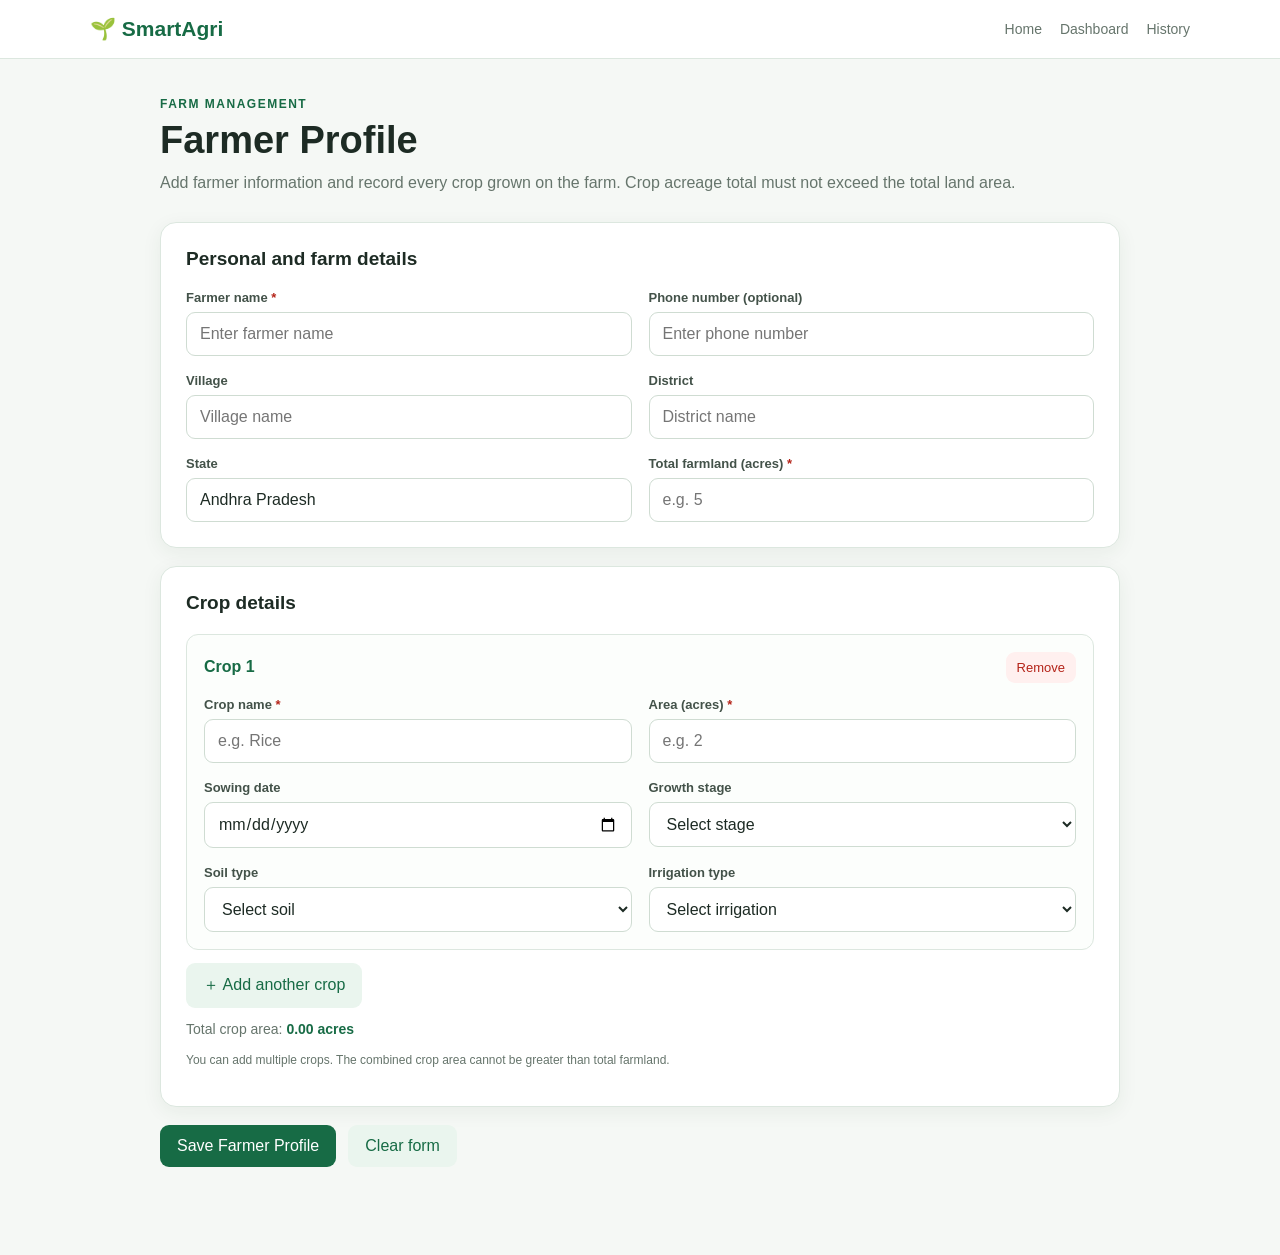
<file: farmer_profile.html>
<!DOCTYPE html>
<html lang="en">
<head>
  <meta charset="UTF-8">
  <meta name="viewport" content="width=device-width, initial-scale=1.0">
  <title>Farmer Profile | SmartAgri</title>
  <style>
    :root{--green:#176b45;--green2:#eaf5ee;--ink:#1d2b24;--muted:#66756c;--line:#dce7df;--bg:#f5f8f5;--white:#fff;--danger:#b42318}
    *{box-sizing:border-box}body{margin:0;background:var(--bg);color:var(--ink);font-family:Inter,-apple-system,BlinkMacSystemFont,"Segoe UI",sans-serif}
    .topbar{background:#fff;border-bottom:1px solid var(--line);padding:17px max(5%,calc((100% - 1100px)/2));display:flex;justify-content:space-between;align-items:center;gap:16px;flex-wrap:wrap}
    .brand{font-weight:800;color:var(--green);font-size:21px}.nav a{color:var(--muted);text-decoration:none;margin-left:18px;font-size:14px}
    main{max-width:1000px;margin:38px auto;padding:0 20px 50px}.eyebrow{color:var(--green);font-weight:700;font-size:12px;letter-spacing:1.5px;text-transform:uppercase}
    h1{font-size:clamp(27px,4vw,38px);margin:8px 0}.intro{color:var(--muted);margin:0 0 26px;line-height:1.6}
    .card{background:var(--white);border:1px solid var(--line);border-radius:16px;padding:25px;margin:18px 0;box-shadow:0 5px 20px #183c2510}
    h2{font-size:19px;margin:0 0 20px}.grid{display:grid;grid-template-columns:repeat(2,minmax(0,1fr));gap:17px}.field{display:flex;flex-direction:column;gap:7px}.field.full{grid-column:1/-1}
    label{font-size:13px;font-weight:650;color:#435249}input,select{width:100%;padding:12px 13px;border:1px solid #cfdcd2;border-radius:9px;background:#fff;color:var(--ink);font:inherit;min-height:44px}input:focus,select:focus{outline:2px solid #b5dbc2;border-color:var(--green)}
    .crop{border:1px solid var(--line);border-radius:12px;padding:17px;margin:13px 0;background:#fcfefc}.crop-head{display:flex;justify-content:space-between;align-items:center;margin-bottom:14px}.crop-head strong{color:var(--green)}
    .btn{border:0;border-radius:9px;padding:12px 17px;font-weight:700;cursor:pointer;font:inherit}.primary{background:var(--green);color:white}.secondary{background:var(--green2);color:var(--green)}.remove{background:#fff0ef;color:var(--danger);padding:8px 11px;font-size:13px}
    .actions{display:flex;gap:12px;flex-wrap:wrap;align-items:center}.summary{font-size:14px;color:var(--muted);margin-top:13px}.summary b{color:var(--green)}
    #message{display:none;padding:13px 15px;border-radius:9px;margin:16px 0;font-size:14px}#message.success{display:block;background:#eaf5ee;color:#145c38}#message.error{display:block;background:#fff0ef;color:#9b1c14}
    .hint{font-size:12px;color:var(--muted);line-height:1.5}.required{color:var(--danger)}
    @media(max-width:650px){.grid{grid-template-columns:1fr}.field.full{grid-column:auto}.card{padding:18px}.nav a{margin-left:10px}}
  </style>
</head>
<body>
  <header class="topbar">
    <div class="brand">🌱 SmartAgri</div>
    <nav class="nav"><a href="/">Home</a><a href="/dashboard">Dashboard</a><a href="/history">History</a></nav>
  </header>
  <main>
    <div class="eyebrow">Farm management</div>
    <h1>Farmer Profile</h1>
    <p class="intro">Add farmer information and record every crop grown on the farm. Crop acreage total must not exceed the total land area.</p>
    <div id="message" role="status" aria-live="polite"></div>
    <form id="farmer-form">
      <section class="card">
        <h2>Personal and farm details</h2>
        <div class="grid">
          <div class="field"><label for="farmer_name">Farmer name <span class="required">*</span></label><input id="farmer_name" required maxlength="100" placeholder="Enter farmer name"></div>
          <div class="field"><label for="phone">Phone number (optional)</label><input id="phone" maxlength="20" inputmode="tel" placeholder="Enter phone number"></div>
          <div class="field"><label for="village">Village</label><input id="village" maxlength="100" placeholder="Village name"></div>
          <div class="field"><label for="district">District</label><input id="district" maxlength="100" placeholder="District name"></div>
          <div class="field"><label for="state">State</label><input id="state" maxlength="100" value="Andhra Pradesh"></div>
          <div class="field"><label for="total_acres">Total farmland (acres) <span class="required">*</span></label><input id="total_acres" type="number" min="0.01" max="1000000" step="0.01" required placeholder="e.g. 5"></div>
        </div>
      </section>
      <section class="card">
        <h2>Crop details</h2>
        <div id="crop-list"></div>
        <div class="actions"><button type="button" class="btn secondary" id="add-crop">＋ Add another crop</button></div>
        <p class="summary">Total crop area: <b id="crop-total">0.00 acres</b></p>
        <p class="hint">You can add multiple crops. The combined crop area cannot be greater than total farmland.</p>
      </section>
      <div class="actions"><button class="btn primary" type="submit" id="save-btn">Save Farmer Profile</button><button class="btn secondary" type="reset">Clear form</button></div>
    </form>
  </main>
  <template id="crop-template">
    <div class="crop">
      <div class="crop-head"><strong class="crop-number">Crop</strong><button type="button" class="btn remove remove-crop">Remove</button></div>
      <div class="grid">
        <div class="field"><label>Crop name <span class="required">*</span></label><input class="crop-name" maxlength="100" required placeholder="e.g. Rice"></div>
        <div class="field"><label>Area (acres) <span class="required">*</span></label><input class="crop-acres" type="number" min="0.01" step="0.01" required placeholder="e.g. 2"></div>
        <div class="field"><label>Sowing date</label><input class="crop-date" type="date"></div>
        <div class="field"><label>Growth stage</label><select class="crop-stage"><option value="">Select stage</option><option>Germination</option><option>Seedling</option><option>Vegetative</option><option>Budding</option><option>Flowering</option><option>Fruiting</option><option>Maturity</option><option>Harvesting</option></select></div>
        <div class="field"><label>Soil type</label><select class="crop-soil"><option value="">Select soil</option><option>Alluvial</option><option>Black</option><option>Red</option><option>Clay</option><option>Sandy</option><option>Loamy</option><option>Other</option></select></div>
        <div class="field"><label>Irrigation type</label><select class="crop-irrigation"><option value="">Select irrigation</option><option>Canal</option><option>Borewell</option><option>Drip</option><option>Sprinkler</option><option>Rainfed</option><option>Other</option></select></div>
      </div>
    </div>
  </template>
  <script>
    const list = document.getElementById('crop-list');
    const template = document.getElementById('crop-template');
    const message = document.getElementById('message');
    const totalInput = document.getElementById('total_acres');
    const cropTotal = document.getElementById('crop-total');
    const saveButton = document.getElementById('save-btn');

    function updateCropSummary() {
      let total = 0;
      list.querySelectorAll('.crop-acres').forEach(input => total += Number(input.value) || 0);
      cropTotal.textContent = total.toFixed(2) + ' acres';
      list.querySelectorAll('.crop').forEach((card, index) => {
        card.querySelector('.crop-number').textContent = 'Crop ' + (index + 1);
      });
      return total;
    }
    function addCrop() {
      const fragment = template.content.cloneNode(true);
      const card = fragment.querySelector('.crop');
      card.querySelector('.remove-crop').addEventListener('click', () => {
        if (list.children.length === 1) {
          card.querySelectorAll('input, select').forEach(el => el.value = '');
        } else card.remove();
        updateCropSummary();
      });
      card.querySelector('.crop-acres').addEventListener('input', updateCropSummary);
      list.appendChild(fragment);
      updateCropSummary();
    }
    document.getElementById('add-crop').addEventListener('click', addCrop);
    totalInput.addEventListener('input', updateCropSummary);
    addCrop();

    document.getElementById('farmer-form').addEventListener('reset', () => {
      setTimeout(() => { list.innerHTML = ''; addCrop(); updateCropSummary(); message.className = ''; message.textContent = ''; }, 0);
    });

    document.getElementById('farmer-form').addEventListener('submit', async event => {
      event.preventDefault();
      message.className = ''; message.textContent = '';
      const totalAcres = Number(totalInput.value);
      const cropAcresTotal = updateCropSummary();
      if (cropAcresTotal > totalAcres + 0.0001) {
        message.className = 'error';
        message.textContent = 'Crop acreage total cannot exceed total farmland.';
        return;
      }
      const crops = [...list.querySelectorAll('.crop')].map(card => ({
        crop_name: card.querySelector('.crop-name').value.trim(),
        acres: Number(card.querySelector('.crop-acres').value),
        sowing_date: card.querySelector('.crop-date').value || null,
        growth_stage: card.querySelector('.crop-stage').value || null,
        soil_type: card.querySelector('.crop-soil').value || null,
        irrigation_type: card.querySelector('.crop-irrigation').value || null
      }));
      if (!crops.length || crops.some(c => !c.crop_name || !(c.acres > 0))) {
        message.className = 'error'; message.textContent = 'Enter a crop name and valid acreage for every crop.'; return;
      }
      const payload = {
        farmer_name: document.getElementById('farmer_name').value.trim(),
        phone: document.getElementById('phone').value.trim(),
        village: document.getElementById('village').value.trim(),
        district: document.getElementById('district').value.trim(),
        state: document.getElementById('state').value.trim(),
        total_acres: totalAcres,
        crops
      };
      saveButton.disabled = true; saveButton.textContent = 'Saving...';
      try {
        const response = await fetch('/api/farmer-profile', {
          method: 'POST', headers: {'Content-Type': 'application/json'}, body: JSON.stringify(payload)
        });
        const result = await response.json();
        if (!response.ok) throw new Error(result.error || 'Could not save farmer profile.');
        message.className = 'success';
        message.textContent = `Profile saved successfully. Farmer ID: ${result.farmer_id}.`;
        document.getElementById('farmer-form').reset();
      } catch (error) {
        message.className = 'error'; message.textContent = error.message;
      } finally {
        saveButton.disabled = false; saveButton.textContent = 'Save Farmer Profile';
      }
    });
  </script>
</body>
</html>
</file>
